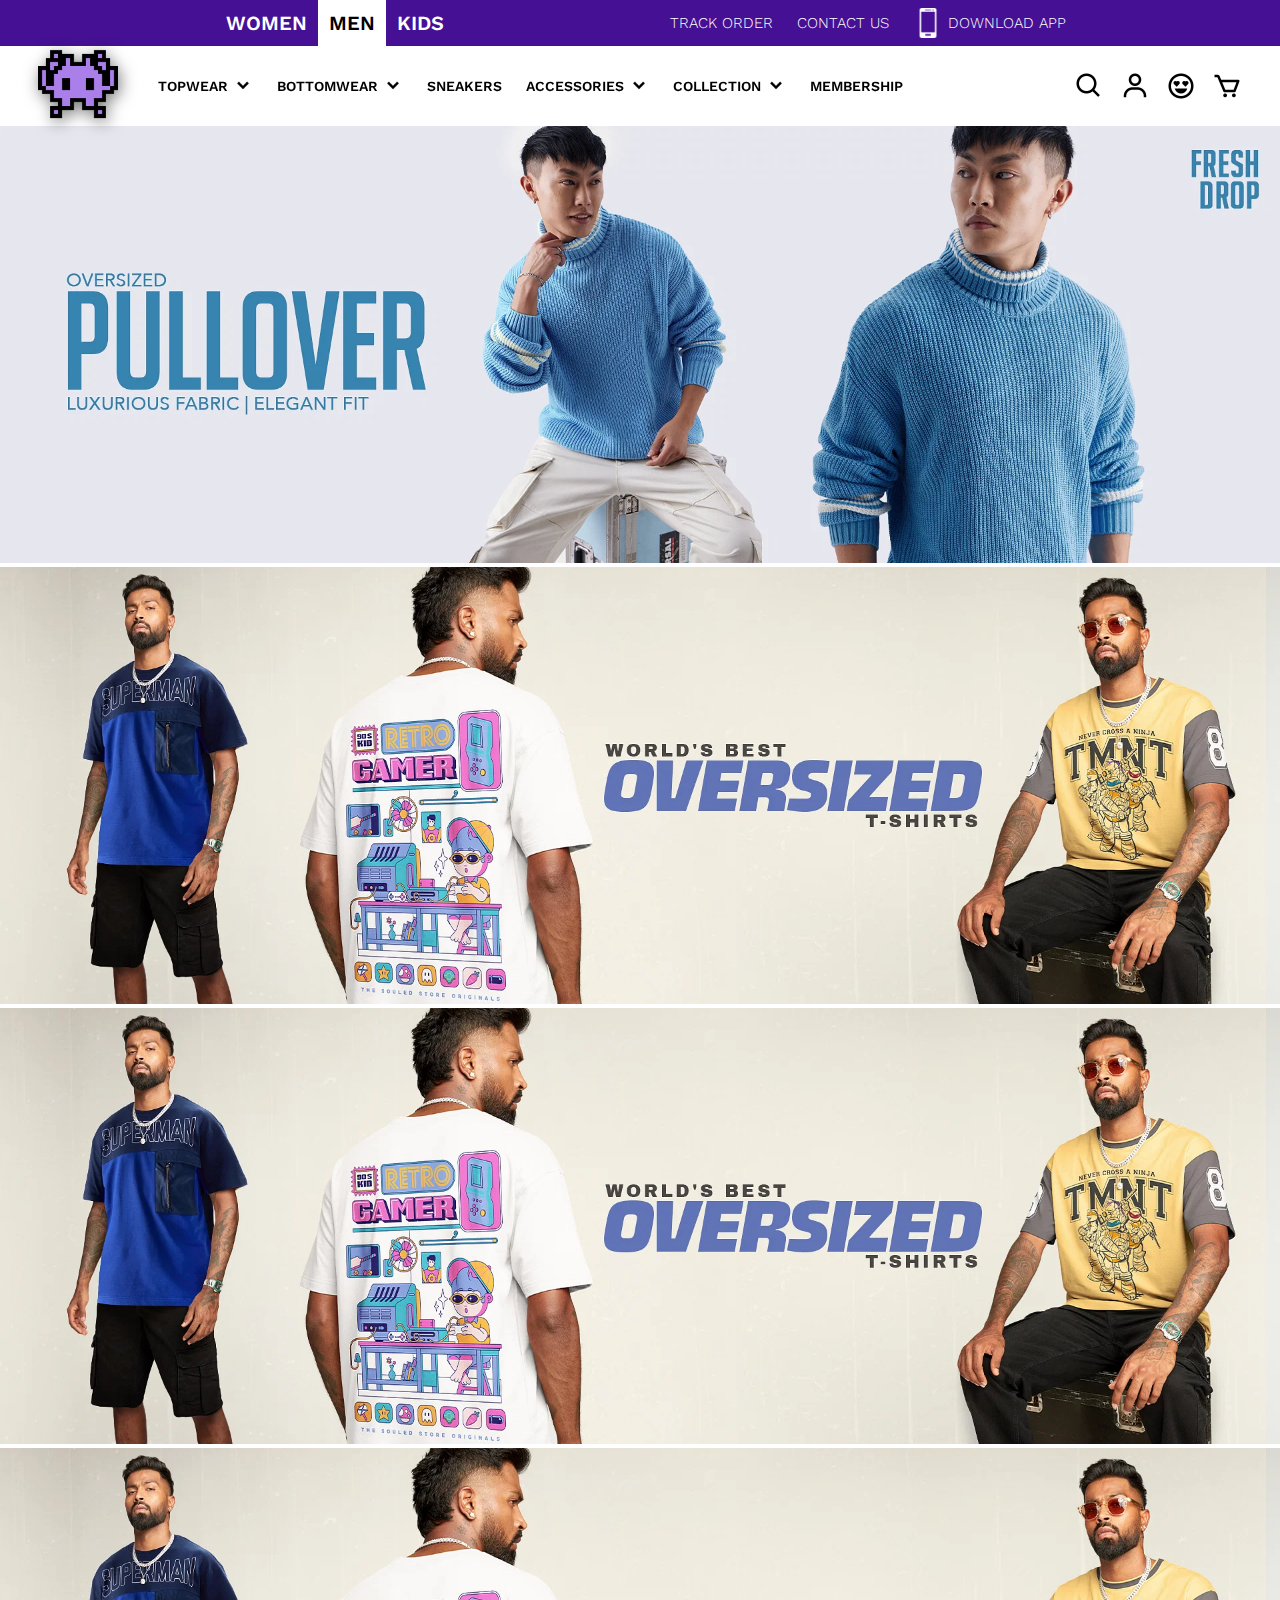
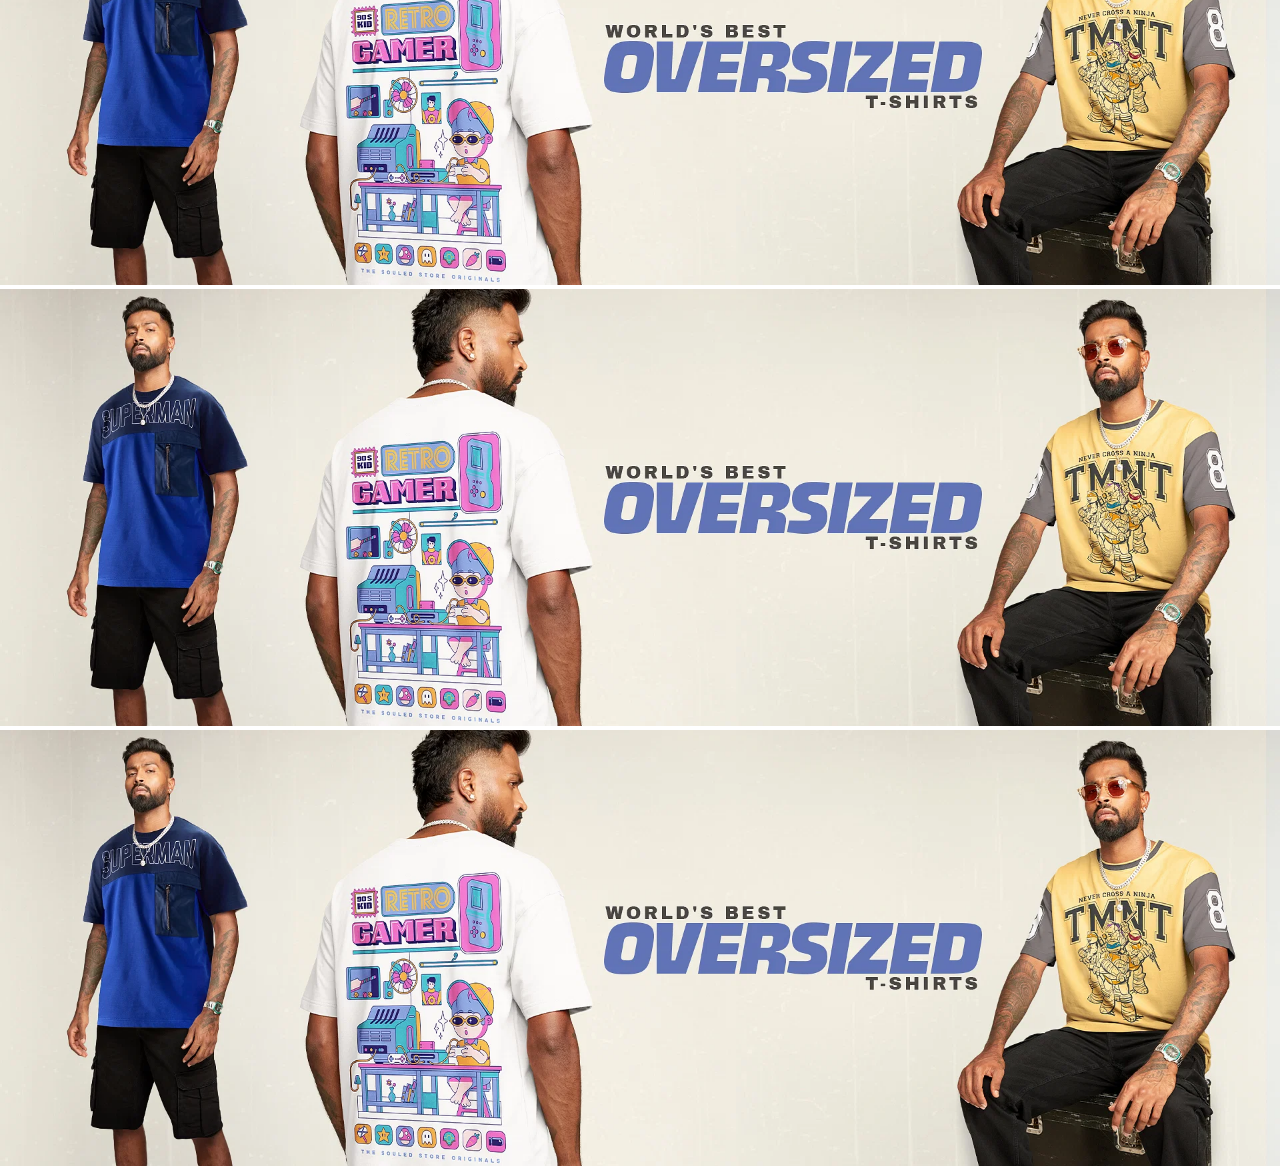
<file: index.html>
<!DOCTYPE html>
<html lang="en">
  <head>
    <meta charset="UTF-8" />
    <meta name="viewport" content="width=device-width, initial-scale=1.0" />
    <link rel="icon" type="image/x-icon" href="/public/images/logo.png" />
    <title>Ziran - Home</title>
    <link rel="stylesheet" href="/public/css/styles.css" />
    <link rel="stylesheet" href="/public/css/home.css" />
  </head>
  <body>
    <nav>
      <div class="navbar">
        <div class="top-nav">
          <div class="for-div">
            <a href=""><span class="for-span">women</span></a>
            <a href=""><span class="for-span active">men</span></a>
            <a href=""><span class="for-span">kids</span></a>
          </div>
          <div class="links">
            <a class="links-text" href="">track order</a>
            <a class="links-text" href="">contact us</a>
            <a class="links-text download-app" href=""
              ><img
                class="phone-img"
                src="/public/images/icons/phone-icon.png"
                alt=""
              />download app</a
            >
          </div>
        </div>
        <div class="bottom-nav">
          <div class="inner-nav">
            <a href="#" class="logo">
              <img
                class="logo-img"
                src="/public/images/logo.png"
                alt="Ziran-logo"
                title="Home - Ziran"
              />
            </a>
            <div class="split-div">
              <div class="categories">
                <a href=""
                  ><span class="category"
                    ><span>topwear</span>
                    <span>
                      <img
                        class="d-arrow"
                        src="/public/images/icons/down-arrow.png"
                        alt=""
                      />
                    </span> </span
                ></a>
                <a href=""
                  ><span class="category"
                    ><span>bottomwear</span>
                    <span>
                      <img
                        class="d-arrow"
                        src="/public/images/icons/down-arrow.png"
                        alt=""
                      />
                    </span> </span
                ></a>
                <a href=""
                  ><span class="category"
                    ><span>sneakers</span>
                    <!-- <span>
                      <img
                        class="d-arrow"
                        src="/public/images/icons/down-arrow.png"
                        alt=""
                      />
                    </span>  -->
                    </span></a>
                <a href=""
                  ><span class="category"
                    ><span>accessories</span>
                    <span>
                      <img
                        class="d-arrow"
                        src="/public/images/icons/down-arrow.png"
                        alt=""
                      />
                    </span> </span
                ></a>
                <a href=""
                  ><span class="category"
                    ><span>collection</span>
                    <span>
                      <img
                        class="d-arrow"
                        src="/public/images/icons/down-arrow.png"
                        alt=""
                      />
                    </span> </span
                ></a>
                <a href=""
                  ><span class="category"
                    ><span>membership</span>
                    <!-- <span>
                      <img
                        class="d-arrow"
                        src="/public/images/icons/down-arrow.png"
                        alt=""
                      />
                    </span>  -->
                    </span
                ></a>
              </div>
              <div class="page-box">
                <div class="pages search-box">
                  <input
                    type="text"
                    name="text"
                    class="search-input"
                    required=""
                    placeholder="Type to search..."
                  />
                  <div class="search-icon">
                    <img src="/public/images/icons/search.png" alt="" />
                  </div>
                </div>
                <div class="pages">
                  <a href="#"
                    ><img
                      class="pages-icon"
                      src="/public/images/icons/user.png"
                      alt=""
                  /></a>
                </div>
                <div class="pages">
                  <a href="#"
                    ><img
                      class="pages-icon"
                      src="/public/images/icons/myfav.png"
                      alt=""
                  /></a>
                </div>
                <div class="pages">
                  <a href="#"
                    ><img
                      class="pages-icon"
                      src="/public/images/icons/cart.png"
                      alt=""
                  /></a>
                </div>
              </div>
            </div>
          </div>
        </div>
      </div>
    </nav>

    <!-- main content started -->
    <main>
      <section>
        <div class="carousel-container">
          <img class="banner-img" src="/public/images/carousel.webp" alt="">
        </div>
      <div class="carousel-container">
        <img class="banner-img" src="/public/images/oversize-banner.webp" alt="">
      </div>
      <div class="carousel-container">
        <img class="banner-img" src="/public/images/oversize-banner.webp" alt="">
      </div>
      <div class="carousel-container">
        <img class="banner-img" src="/public/images/oversize-banner.webp" alt="">
      </div>
      <div class="carousel-container">
        <img class="banner-img" src="/public/images/oversize-banner.webp" alt="">
      </div>
      <div class="carousel-container">
        <img class="banner-img" src="/public/images/oversize-banner.webp" alt="">
      </div>
    </section>
    </main>
    <!-- main content started -->

  </body>
</html>
</file>
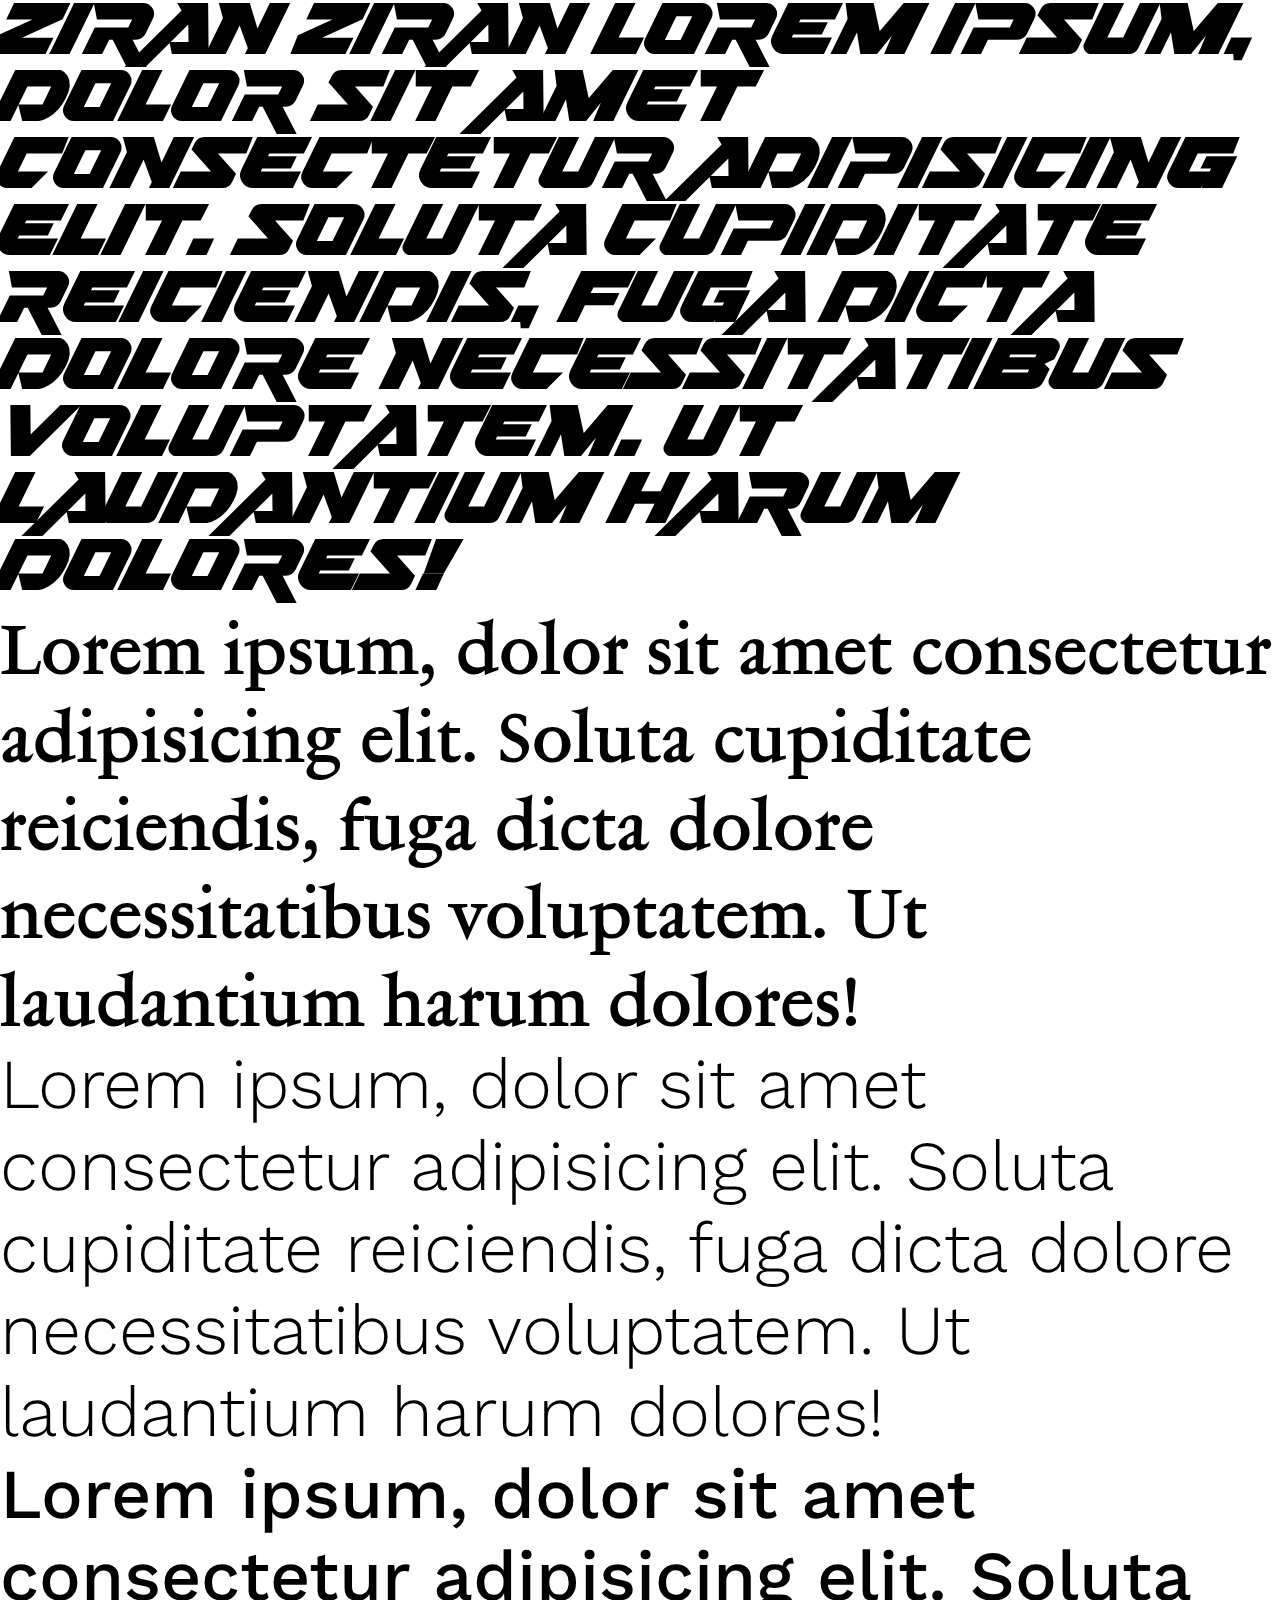
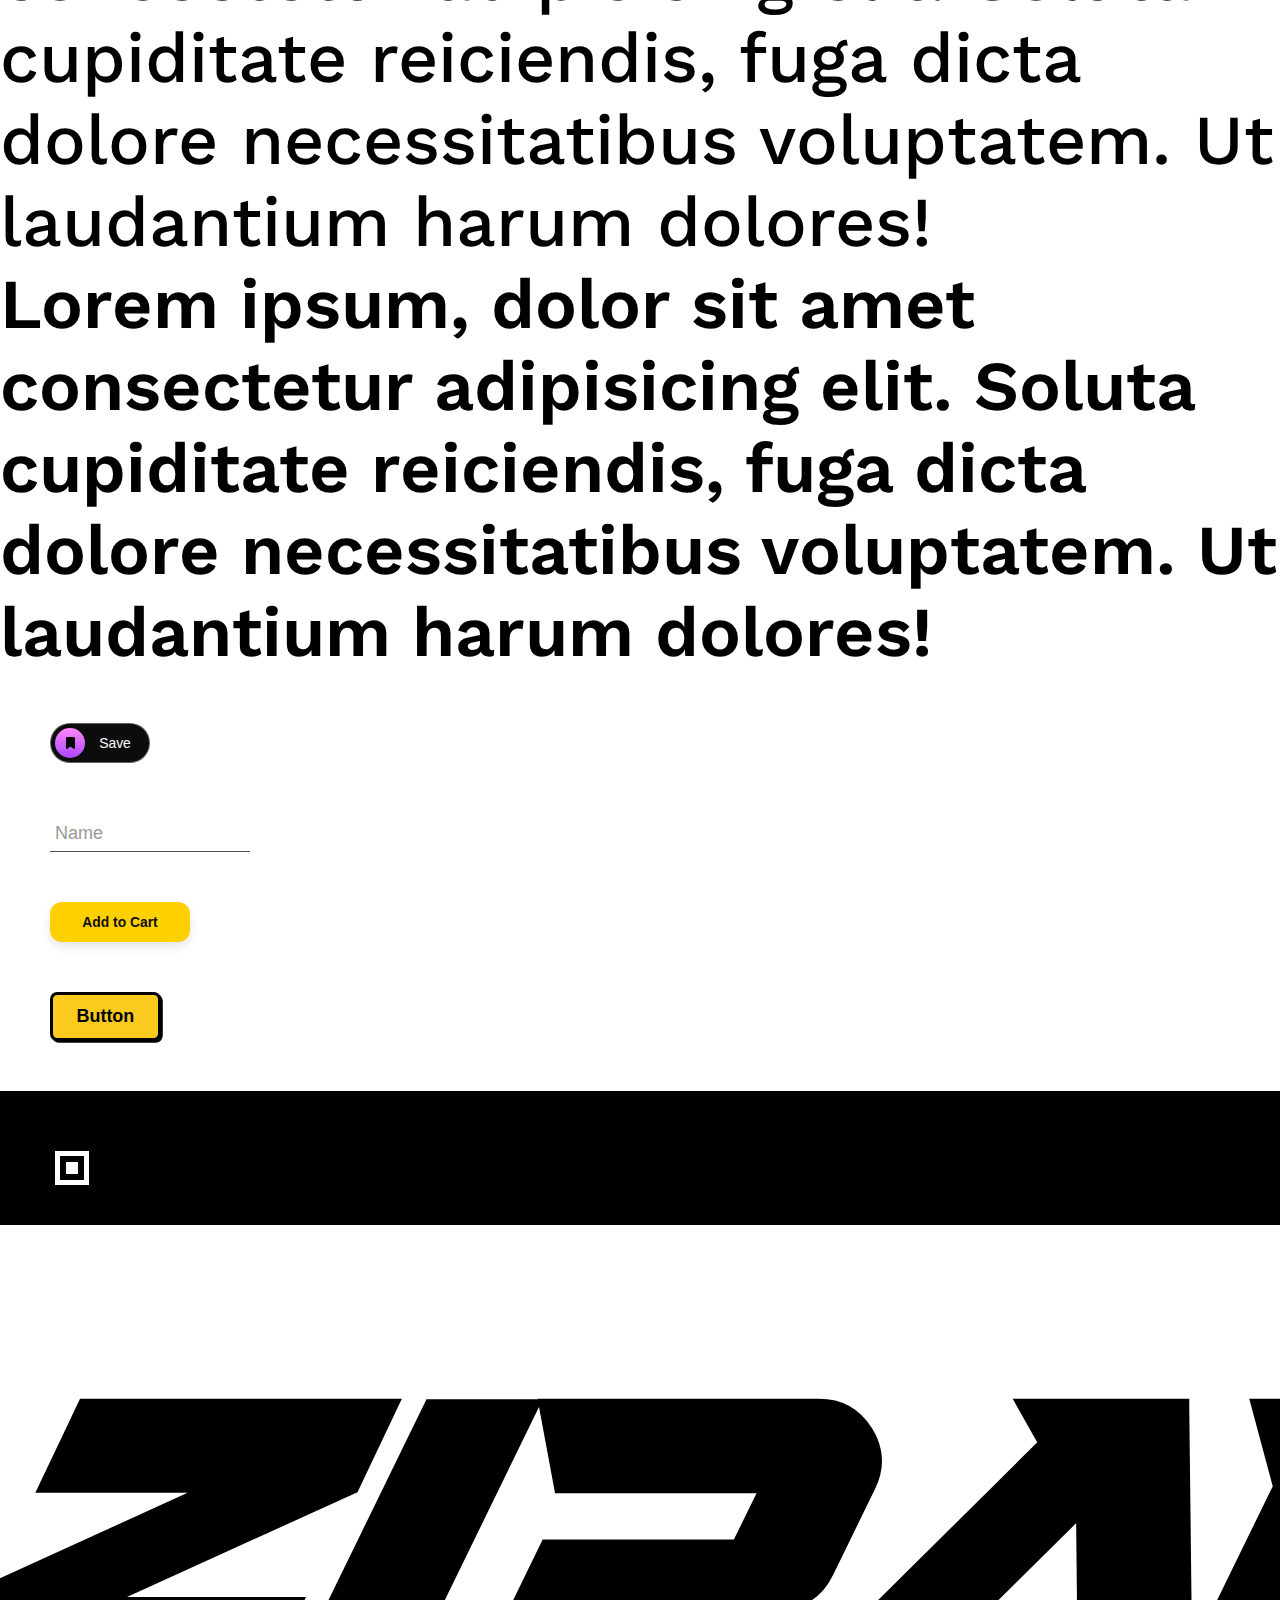
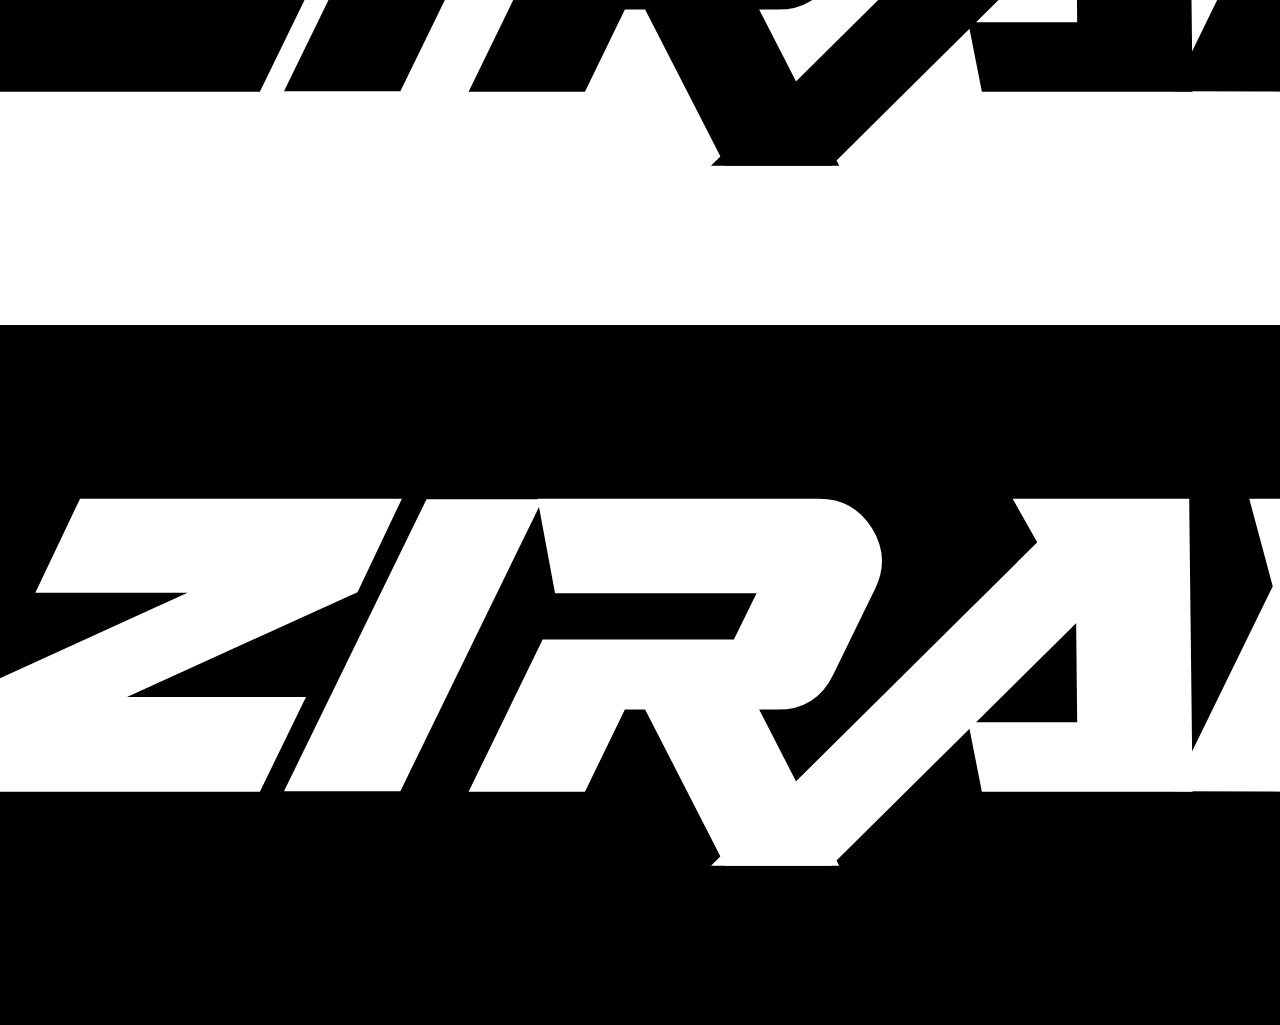
<file: try1.html>
<!DOCTYPE html>
<html lang="en">
  <head>
    <meta charset="UTF-8" />
    <meta name="viewport" content="width=device-width, initial-scale=1.0" />
    <title>ZIRAN</title>
    <link rel="stylesheet" href="/public/css/sty1.css" />
  </head>
  <body>
    <h1 class="hi1">
      ZIRAN ziran
      Lorem ipsum, dolor sit amet consectetur adipisicing elit. Soluta
      cupiditate reiciendis, fuga dicta dolore necessitatibus voluptatem. Ut
      laudantium harum dolores!
    </h1>
    <h1 class="hi2">
      Lorem ipsum, dolor sit amet consectetur adipisicing elit. Soluta
      cupiditate reiciendis, fuga dicta dolore necessitatibus voluptatem. Ut
      laudantium harum dolores!
    </h1>
    <h1 class="hi3">
      Lorem ipsum, dolor sit amet consectetur adipisicing elit. Soluta
      cupiditate reiciendis, fuga dicta dolore necessitatibus voluptatem. Ut
      laudantium harum dolores!
    </h1>
    <h1 class="hi4">
      Lorem ipsum, dolor sit amet consectetur adipisicing elit. Soluta
      cupiditate reiciendis, fuga dicta dolore necessitatibus voluptatem. Ut
      laudantium harum dolores!
    </h1>
    <h1 class="hi5">
      Lorem ipsum, dolor sit amet consectetur adipisicing elit. Soluta
      cupiditate reiciendis, fuga dicta dolore necessitatibus voluptatem. Ut
      laudantium harum dolores!
    </h1>

    <div class="con">
      <button class="bookmarkBtn">
        <span class="IconContainer">
          <svg viewBox="0 0 384 512" height="0.9em" class="icon">
            <path
              d="M0 48V487.7C0 501.1 10.9 512 24.3 512c5 0 9.9-1.5 14-4.4L192 400 345.7 507.6c4.1 2.9 9 4.4 14 4.4c13.4 0 24.3-10.9 24.3-24.3V48c0-26.5-21.5-48-48-48H48C21.5 0 0 21.5 0 48z"
            ></path>
          </svg>
        </span>
        <p class="text">Save</p>
      </button>
    </div>

    <div class="con">
      <div class="group">
        <input required="" type="text" class="input" />
        <span class="highlight"></span>
        <span class="bar"></span>
        <label>Name</label>
      </div>
    </div>

    <div class="con">
      <button class="CartBtn">
        <span class="IconCon">
          <svg
            xmlns="http://www.w3.org/2000/svg"
            height="1em"
            viewBox="0 0 576 512"
            fill="rgb(17, 17, 17)"
            class="cart"
          >
            <path
              d="M0 24C0 10.7 10.7 0 24 0H69.5c22 0 41.5 12.8 50.6 32h411c26.3 0 45.5 25 38.6 50.4l-41 152.3c-8.5 31.4-37 53.3-69.5 53.3H170.7l5.4 28.5c2.2 11.3 12.1 19.5 23.6 19.5H488c13.3 0 24 10.7 24 24s-10.7 24-24 24H199.7c-34.6 0-64.3-24.6-70.7-58.5L77.4 54.5c-.7-3.8-4-6.5-7.9-6.5H24C10.7 48 0 37.3 0 24zM128 464a48 48 0 1 1 96 0 48 48 0 1 1 -96 0zm336-48a48 48 0 1 1 0 96 48 48 0 1 1 0-96z"
            ></path>
          </svg>
        </span>
        <p class="text-cart">Add to Cart</p>
      </button>
    </div>

    <div class="con">
      <button class="ok-btn">Button</button>
    </div>
    
    <div class="conz">
      <label class="container">
        <input type="checkbox" checked="checked">
        <div class="checkmark"></div>
      </label>
    </div>

    <div class="con2">
      <h1 class="name-ziran">ZIRAN</h1>
    </div>
    <div class="con3">
      <h1 class="name-ziran2">ZIRAN</h1>
    </div>
  </body>
</html>
</file>
<file: public/css/styles.css>
:root {
  /* --main-color: red; */
  --search-button-size: 40px;
}
@font-face {
  font-family: Nitro;
  src: url("/public/fonts/Nitro.otf");
}
@font-face {
  font-family: LVMH-Regular;
  src: url("/public/fonts/LVMH-Regular.ec38cfa.woff");
}
@font-face {
  font-family: WorkSans-Light;
  src: url("/public/fonts/WorkSans-Light.woff2");
}
@font-face {
  font-family: WorkSans-Medium;
  src: url("/public/fonts/WorkSans-Medium.woff2");
}
@font-face {
  font-family: WorkSans-SemiBold;
  src: url("/public/fonts/WorkSans-SemiBold.woff2");
}
* {
  margin: 0;
  padding: 0;
  box-sizing: border-box;
  /* background: rgba(129, 172, 129, 0.2);
  outline: 1px solid rgba(0, 128, 0, 0.5); */
}
body {
  font-family: LVMH-Regular, sans-serif;
}
a{
  text-decoration: none;
  color: black;
}

/* search box animation and working_______________________ */
.search-box {
  background: transparent;
  position: relative;
  --size-button: 30px;
}

.search-input {
  padding-left: var(--size-button);
  height: var(--size-button);
  font-size: 15px;
  border: none;
  /* color: #fff; */
  background: transparent;
  outline: none;
  width: var(--size-button);
  transition: all ease 0.3s;
  /* border-radius: 50px; */
  cursor: pointer;
}
.search-input::placeholder{
  color: black;
}

.search-input:focus,
.search-input:not(:invalid) {
  border: 1px solid black;
  width: 170px;
  cursor: text;
  /* padding: 1rem 1rem 1rem 2.5rem; */
}

.search-input:focus + .search-icon,
.search-input:not(:invalid) + .search-icon {
  pointer-events: all;
  cursor: pointer;
}

.search-box .search-icon {
  position: absolute;
  width: var(--size-button);
  height: var(--size-button);
  top: 0;
  pointer-events: none;
}

.search-box .search-icon img {
  width: var(--size-button);
}
/* search box animation and working_______________________ */
</file>
<file: public/css/home.css>
nav{
  /* position: sticky; */
  /* top: 10px; */
}
.navbar{
  /* position: sticky;
  top: 0; */
  /* background: red; */
  box-shadow: 0px 3px 12px 0px rgba(0,0,0,0.5);
}
.top-nav{
  background: #451093;
  display: flex;
  justify-content: space-evenly;
  align-items: center;
}
.for-div{
  display: flex;
  justify-content: center;
  align-items: center;
}
.for-span{
  display: block;
  text-transform: uppercase;
  color: white;
  font-family: WorkSans-SemiBold;
  font-size: 20px;
  padding: 0.7rem;
  
}
.for-span:hover{
  background: rgba(255, 255, 255, 0.5);
}
.active{
  background: white;
  color: black;
}
.active:hover{
  background: white;
}
.links{
  display: flex;
  justify-content: center;
  align-items: center;
  gap: 1.5rem;
}
.links-text{
  font-family: WorkSans-Light;
  text-transform: uppercase;
  color: white;
  font-size: 15px;
  transition: transform 500ms;
}
.links-text:hover{
  text-shadow: 2px 4px 4px rgb(255, 255, 255);
  transform: scale(1.2);
}
.phone-img{
  width: 30px;
  font-size: 0;
}
.download-app{
  display: flex;
  justify-content: center;
  align-items: center;
  gap: 0.3rem;
}
.bottom-nav{
  /* top: 10px; */
  position: sticky;
  top: 10px;
  /* background: red; */
}
.inner-nav{
  width: 94%;
  margin: auto;
  display: flex;
  align-items: center;
}
.logo{
  font-size: 0;
  margin-right: 1rem;
}
.logo-img{
  width: 80px;
  filter: drop-shadow(2px 4px 8px hsla(0deg, 0%, 0%, 0.5));
  /* transition: transform 500ms ease-in-out; */
}
.logo-img:hover{
  filter: drop-shadow(2px 4px 8px hsla(0deg, 0%, 0%, 1));
  /* transform: rotate(45deg); */
  transform: rotate(360deg);
  transition-duration: 2s;
  transition-delay: now;
  animation-timing-function: linear;
  animation-iteration-count: infinite;
}
.split-div{
  width: inherit;
  display: flex;
  justify-content: space-between;
}
.categories{
  display: flex;
  justify-content: center;
  align-items: center;
  font-family: WorkSans-SemiBold;
  font-size: 0;
  gap: 0.5rem;
  margin-left: 1rem;
}
.d-arrow{
  width: 20px;
}
.category{
  /* margin-left: 1rem; */
  padding: 0.5rem;
  font-size: 14px;
  /* line-height: 29px; */
  text-transform: uppercase;

  display: flex;
  justify-content: center;
  align-items: center;
  gap: 0.3rem;
}
.category:hover{
  border-bottom: 5px solid #451093;
  color: #451093;
}
.page-box{
  display: flex;
  justify-content: center;
  align-items: center;
  gap: 1rem;
}
.pages{
  font-family: WorkSans-Medium;
  font-size: 0;
}
.pages:hover{
  border-bottom: 5px solid #451093;
}
.pages-icon{
  width: 30px;
}


/* main content started ___________________________ */
main{
  display: flex;
  justify-content: center;
  align-items: center;
}
section{
  max-width: 1500px;
}
.carousel-container{
  /* padding: 1rem 0; */
  /* border: 1px solid black; */
  /* z-index: 99; */
}
.banner-img{
  width: 100%;
  /* height: 300px; */
}
/* main content started ___________________________ */
</file>
<file: public/css/sty1.css>
:root {
  /* --main-color: red; */
}
@font-face {
  font-family: Nitro;
  src: url("/public/fonts/Nitro.otf");
}
@font-face {
  font-family: LVMH-Regular;
  src: url("/public/fonts/LVMH-Regular.ec38cfa.woff");
}
@font-face {
  font-family: WorkSans-Light;
  src: url("/public/fonts/WorkSans-Light.woff2");
}
@font-face {
  font-family: WorkSans-Medium;
  src: url("/public/fonts/WorkSans-Medium.woff2");
}
@font-face {
  font-family: WorkSans-SemiBold;
  src: url("/public/fonts/WorkSans-SemiBold.woff2");
}
* {
  margin: 0;
  padding: 0;
  box-sizing: border-box;
  /* background: rgba(129, 172, 129, 0.2);
  outline: 1px solid rgba(0, 128, 0, 0.5); */
}
body {
  font-family: AvenirNext, sans-serif;
}

/* temporary code_____________________________________ */
.hi1 {
  font-size: 70px;
  font-family: Nitro;
  /* color: var(--main-color); */
}
.hi2 {
  font-size: 70px;
  font-family: LVMH-Regular;
}
.hi3 {
  font-size: 70px;
  font-family: WorkSans-Light;
  font-weight: 100;
}
.hi4 {
  font-size: 70px;
  font-family: WorkSans-Medium;
  font-weight: 400;
}
.hi5 {
  font-size: 70px;
  font-family: WorkSans-SemiBold;
  font-weight: 800;
}

.con {
  margin: 50px;
}

/* temporary code_____________________________________ */

/* custom buttons ____________________________________ */

/* whishlist button  */
.bookmarkBtn {
  width: 100px;
  height: 40px;
  border-radius: 40px;
  border: 1px solid rgba(255, 255, 255, 0.349);
  background-color: rgb(12, 12, 12);
  display: flex;
  align-items: center;
  justify-content: center;
  cursor: pointer;
  transition-duration: 0.3s;
  overflow: hidden;
}

.IconContainer {
  width: 30px;
  height: 30px;
  background: linear-gradient(to bottom, rgb(255, 136, 255), rgb(172, 70, 255));
  border-radius: 50%;
  display: flex;
  align-items: center;
  justify-content: center;
  overflow: hidden;
  z-index: 2;
  transition-duration: 0.3s;
}

.icon {
  border-radius: 1px;
}

.text {
  height: 100%;
  width: 60px;
  display: flex;
  align-items: center;
  justify-content: center;
  color: white;
  z-index: 1;
  transition-duration: 0.3s;
  font-size: 1.04em;
}

.bookmarkBtn:hover .IconContainer {
  width: 90px;
  border-radius: 40px;
  transition-duration: 0.3s;
}

.bookmarkBtn:hover .text {
  transform: translate(10px);
  width: 0;
  font-size: 0;
  transition-duration: 0.3s;
}

.bookmarkBtn:active {
  transform: scale(0.95);
  transition-duration: 0.3s;
}
/* whishlist button  */

/* input box  */
.group {
  position: relative;
}

.input {
  font-size: 16px;
  padding: 10px 10px 10px 5px;
  display: block;
  width: 200px;
  border: none;
  border-bottom: 1px solid #515151;
  background: transparent;
}

.input:focus {
  outline: none;
}

label {
  color: #999;
  font-size: 18px;
  font-weight: normal;
  position: absolute;
  pointer-events: none;
  left: 5px;
  top: 10px;
  transition: 0.2s ease all;
  -moz-transition: 0.2s ease all;
  -webkit-transition: 0.2s ease all;
}

.input:focus ~ label,
.input:valid ~ label {
  top: -20px;
  font-size: 14px;
  color: #5264ae;
}

.bar {
  position: relative;
  display: block;
  width: 200px;
}

.bar:before,
.bar:after {
  content: "";
  height: 2px;
  width: 0;
  bottom: 1px;
  position: absolute;
  background: #5264ae;
  transition: 0.2s ease all;
  -moz-transition: 0.2s ease all;
  -webkit-transition: 0.2s ease all;
}

.bar:before {
  left: 50%;
}

.bar:after {
  right: 50%;
}

.input:focus ~ .bar:before,
.input:focus ~ .bar:after {
  width: 50%;
}

.highlight {
  position: absolute;
  height: 60%;
  width: 100px;
  top: 25%;
  left: 0;
  pointer-events: none;
  opacity: 0.5;
}

.input:focus ~ .highlight {
  animation: inputHighlighter 0.3s ease;
}

@keyframes inputHighlighter {
  from {
    background: #5264ae;
  }

  to {
    width: 0;
    background: transparent;
  }
}
/* input box  */

/* add to cart */
.CartBtn {
  width: 140px;
  height: 40px;
  border-radius: 12px;
  border: none;
  background-color: rgb(255, 208, 0);
  display: flex;
  align-items: center;
  justify-content: center;
  cursor: pointer;
  transition-duration: 0.5s;
  overflow: hidden;
  box-shadow: 0px 5px 10px rgba(0, 0, 0, 0.103);
  position: relative;
}

.IconCon {
  position: absolute;
  left: -50px;
  width: 30px;
  height: 30px;
  background-color: transparent;
  border-radius: 50%;
  display: flex;
  align-items: center;
  justify-content: center;
  overflow: hidden;
  z-index: 2;
  transition-duration: 0.5s;
}

.icon-cart {
  border-radius: 1px;
}

.text-cart {
  height: 100%;
  width: fit-content;
  display: flex;
  align-items: center;
  justify-content: center;
  color: rgb(17, 17, 17);
  z-index: 1;
  transition-duration: 0.5s;
  font-size: 1.04em;
  font-weight: 600;
}

.CartBtn:hover .IconCon {
  transform: translateX(58px);
  border-radius: 40px;
  transition-duration: 0.5s;
}

.CartBtn:hover .text-cart {
  transform: translate(10px, 0px);
  transition-duration: 0.5s;
}

.CartBtn:active {
  transform: scale(0.95);
  transition-duration: 0.5s;
}
/* add to cart */

/* button */
.ok-btn {
  background: #fbca1f;
  font-family: inherit;
  padding: 0.6em 1.3em;
  font-weight: 900;
  font-size: 18px;
  border: 3px solid black;
  border-radius: 0.4em;
  box-shadow: 0.1em 0.1em;
}

.ok-btn:hover {
  transform: translate(-0.05em, -0.05em);
  box-shadow: 0.15em 0.15em;
}

.ok-btn:active {
  transform: translate(0.05em, 0.05em);
  box-shadow: 0.05em 0.05em;
}
/* button */
.conz{
  background: black;
  /* height: 200px; */
  padding: 50px;
}
.container input {
  position: absolute;
  opacity: 0;
  cursor: pointer;
  height: 0;
  width: 0;
}

.container {
  position: relative;
  cursor: pointer;
  font-size: 17px;
  width: 2em;
  height: 2em;
  user-select: none;
  border: 5px solid white;
  display: block;
}

.checkmark {
  position: absolute;
  top: 0;
  left: 0;
  width: 100%;
  height: 100%;
}

.checkmark:after {
  content: '';
  position: absolute;
  top: 25%;
  left: 25%;
  background-color: white;
  width: 50%;
  height: 50%;
  transform: scale(0);
  transition: .1s ease;
}

.container input:checked ~ .checkmark:after {
  transform: scale(1);
}
/* custom buttons ____________________________________ */


.con2{
  padding: 10rem 0;
}
.name-ziran{
  font-size: 400px;
  text-align: center;
  font-family: Nitro;
}
.con3{
  padding: 10rem 0;
  background: black;
}
.name-ziran2{
  font-size: 400px;
  text-align: center;
  font-family: Nitro;
  color: white;
}
</file>
